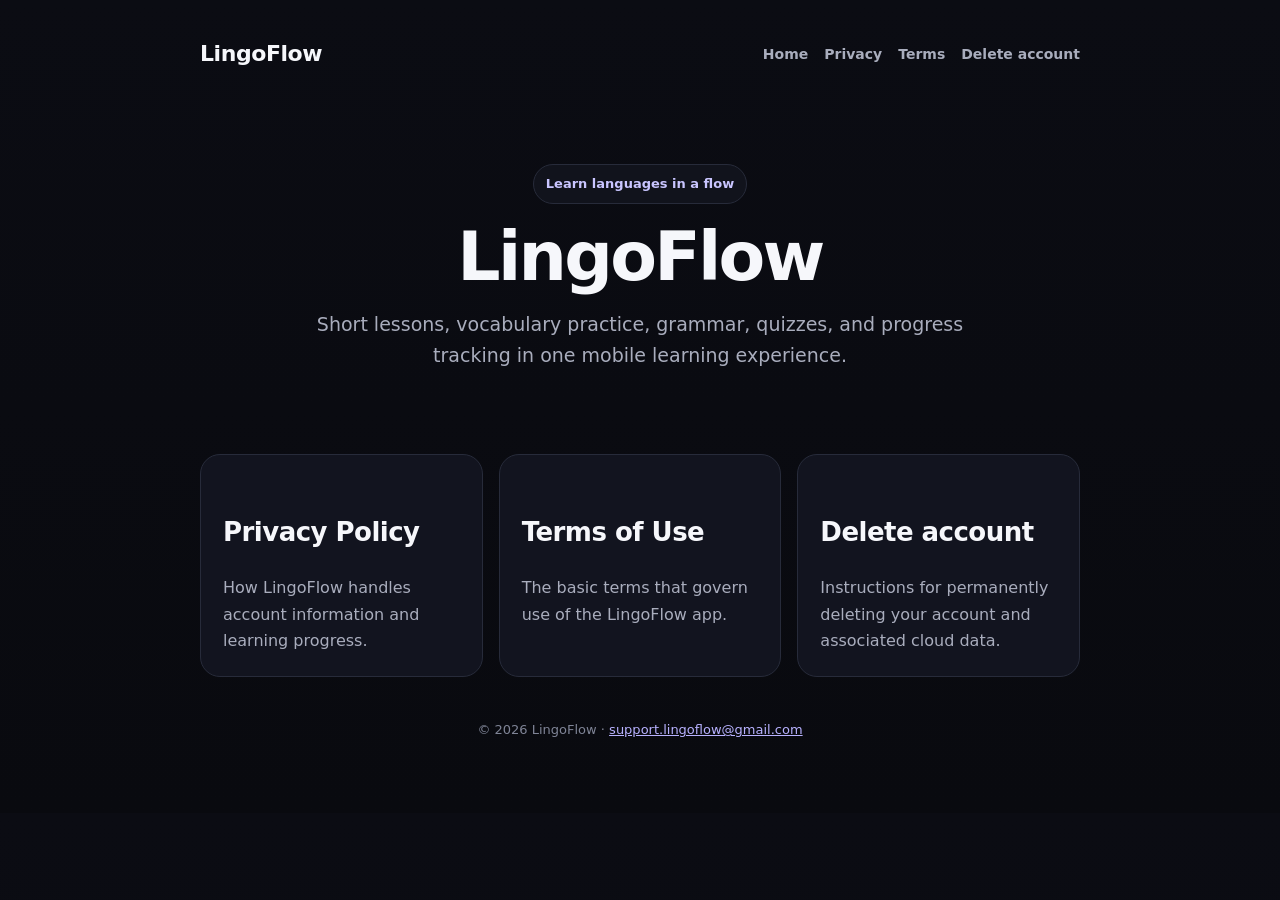
<file: index.html>
<!doctype html>
<html lang="en">
<head>
<meta charset="utf-8">
<meta name="viewport" content="width=device-width,initial-scale=1">
<title>LingoFlow</title>
<meta name="description" content="LingoFlow language learning app support and legal information.">
<link rel="stylesheet" href="styles.css">
</head>
<body><div class="wrap">

<nav class="nav">
  <div class="brand">LingoFlow</div>
  <div class="navlinks">
    <a href="index.html">Home</a>
    <a href="privacy.html">Privacy</a>
    <a href="terms.html">Terms</a>
    <a href="delete-account.html">Delete account</a>
  </div>
</nav>

<section class="hero">
  <span class="badge">Learn languages in a flow</span>
  <h1>LingoFlow</h1>
  <p class="lead">Short lessons, vocabulary practice, grammar, quizzes, and progress tracking in one mobile learning experience.</p>
</section>
<section class="grid">
  <a class="card" href="privacy.html"><h2>Privacy Policy</h2><p>How LingoFlow handles account information and learning progress.</p></a>
  <a class="card" href="terms.html"><h2>Terms of Use</h2><p>The basic terms that govern use of the LingoFlow app.</p></a>
  <a class="card" href="delete-account.html"><h2>Delete account</h2><p>Instructions for permanently deleting your account and associated cloud data.</p></a>
</section>

<footer class="footer">
  © 2026 LingoFlow · <a href="mailto:support.lingoflow@gmail.com">support.lingoflow@gmail.com</a>
</footer>

</div></body></html>
</file>
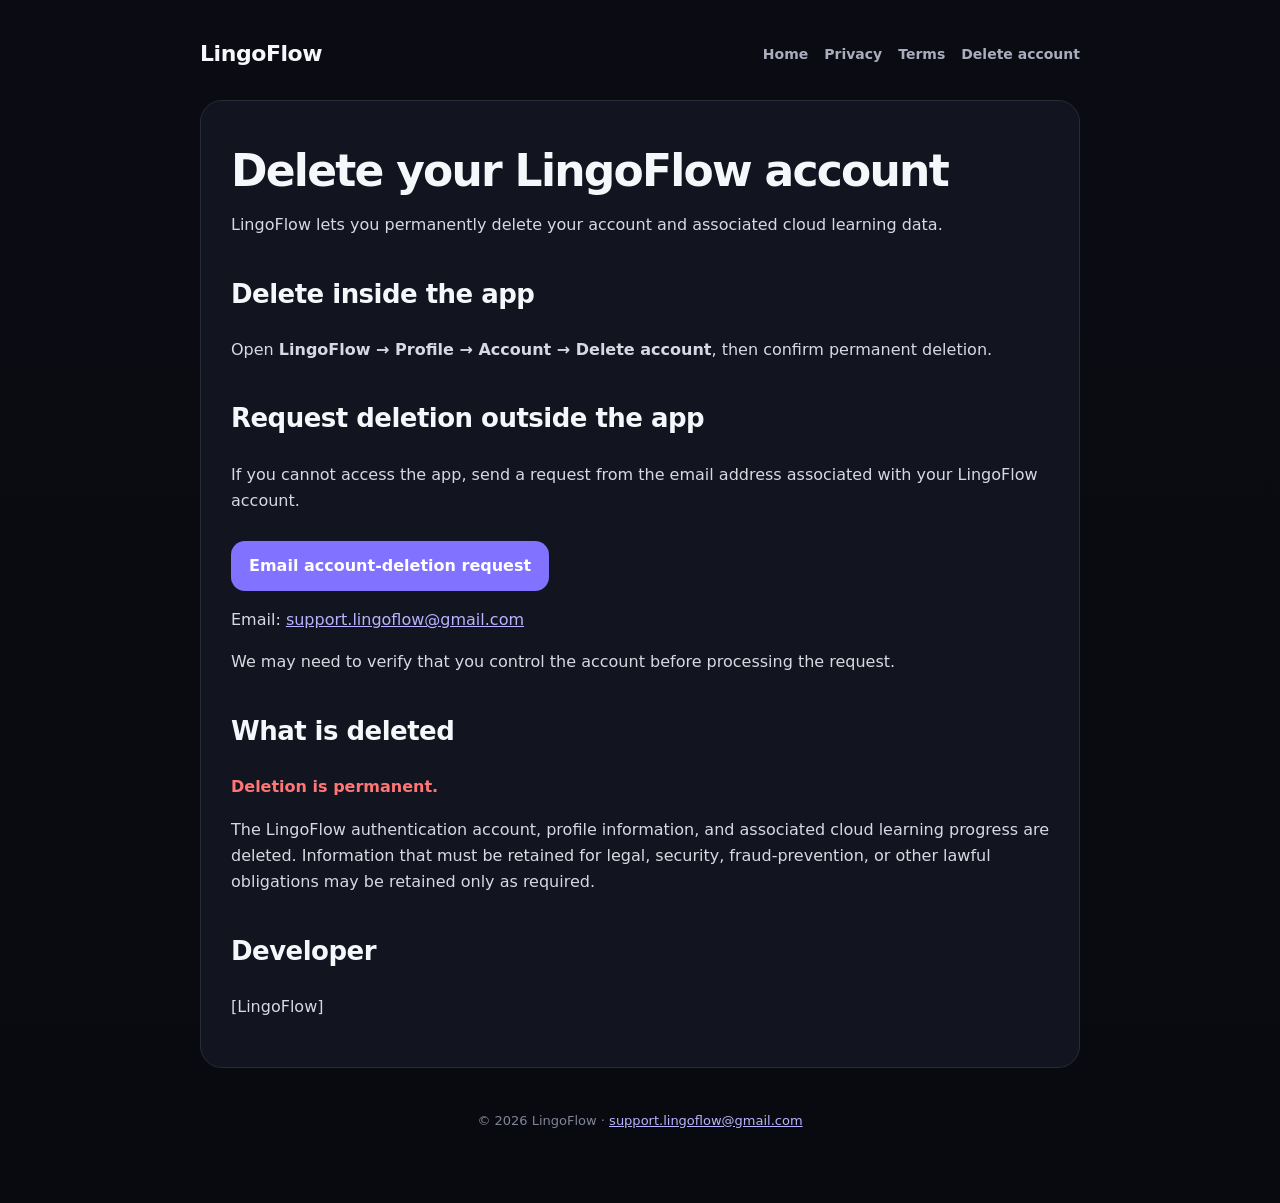
<file: delete-account.html>
<!doctype html>
<html lang="en">
<head>
<meta charset="utf-8"><meta name="viewport" content="width=device-width,initial-scale=1">
<title>Delete your LingoFlow account</title><link rel="stylesheet" href="styles.css">
</head>
<body><div class="wrap">

<nav class="nav">
  <div class="brand">LingoFlow</div>
  <div class="navlinks">
    <a href="index.html">Home</a>
    <a href="privacy.html">Privacy</a>
    <a href="terms.html">Terms</a>
    <a href="delete-account.html">Delete account</a>
  </div>
</nav>

<main class="content">
<h1 style="font-size:44px">Delete your LingoFlow account</h1>
<p>LingoFlow lets you permanently delete your account and associated cloud learning data.</p>

<h2>Delete inside the app</h2>
<p>Open <strong>LingoFlow → Profile → Account → Delete account</strong>, then confirm permanent deletion.</p>

<h2>Request deletion outside the app</h2>
<p>If you cannot access the app, send a request from the email address associated with your LingoFlow account.</p>
<a class="btn" href="mailto:support.lingoflow@gmail.com?subject=LingoFlow%20account%20deletion%20request">Email account-deletion request</a>
<p>Email: <a href="mailto:support.lingoflow@gmail.com">support.lingoflow@gmail.com</a></p>
<p>We may need to verify that you control the account before processing the request.</p>

<h2>What is deleted</h2>
<p class="danger">Deletion is permanent.</p>
<p>The LingoFlow authentication account, profile information, and associated cloud learning progress are deleted. Information that must be retained for legal, security, fraud-prevention, or other lawful obligations may be retained only as required.</p>

<h2>Developer</h2>
<p>[LingoFlow]</p>
</main>

<footer class="footer">
  © 2026 LingoFlow · <a href="mailto:support.lingoflow@gmail.com">support.lingoflow@gmail.com</a>
</footer>

</div></body></html>
</file>
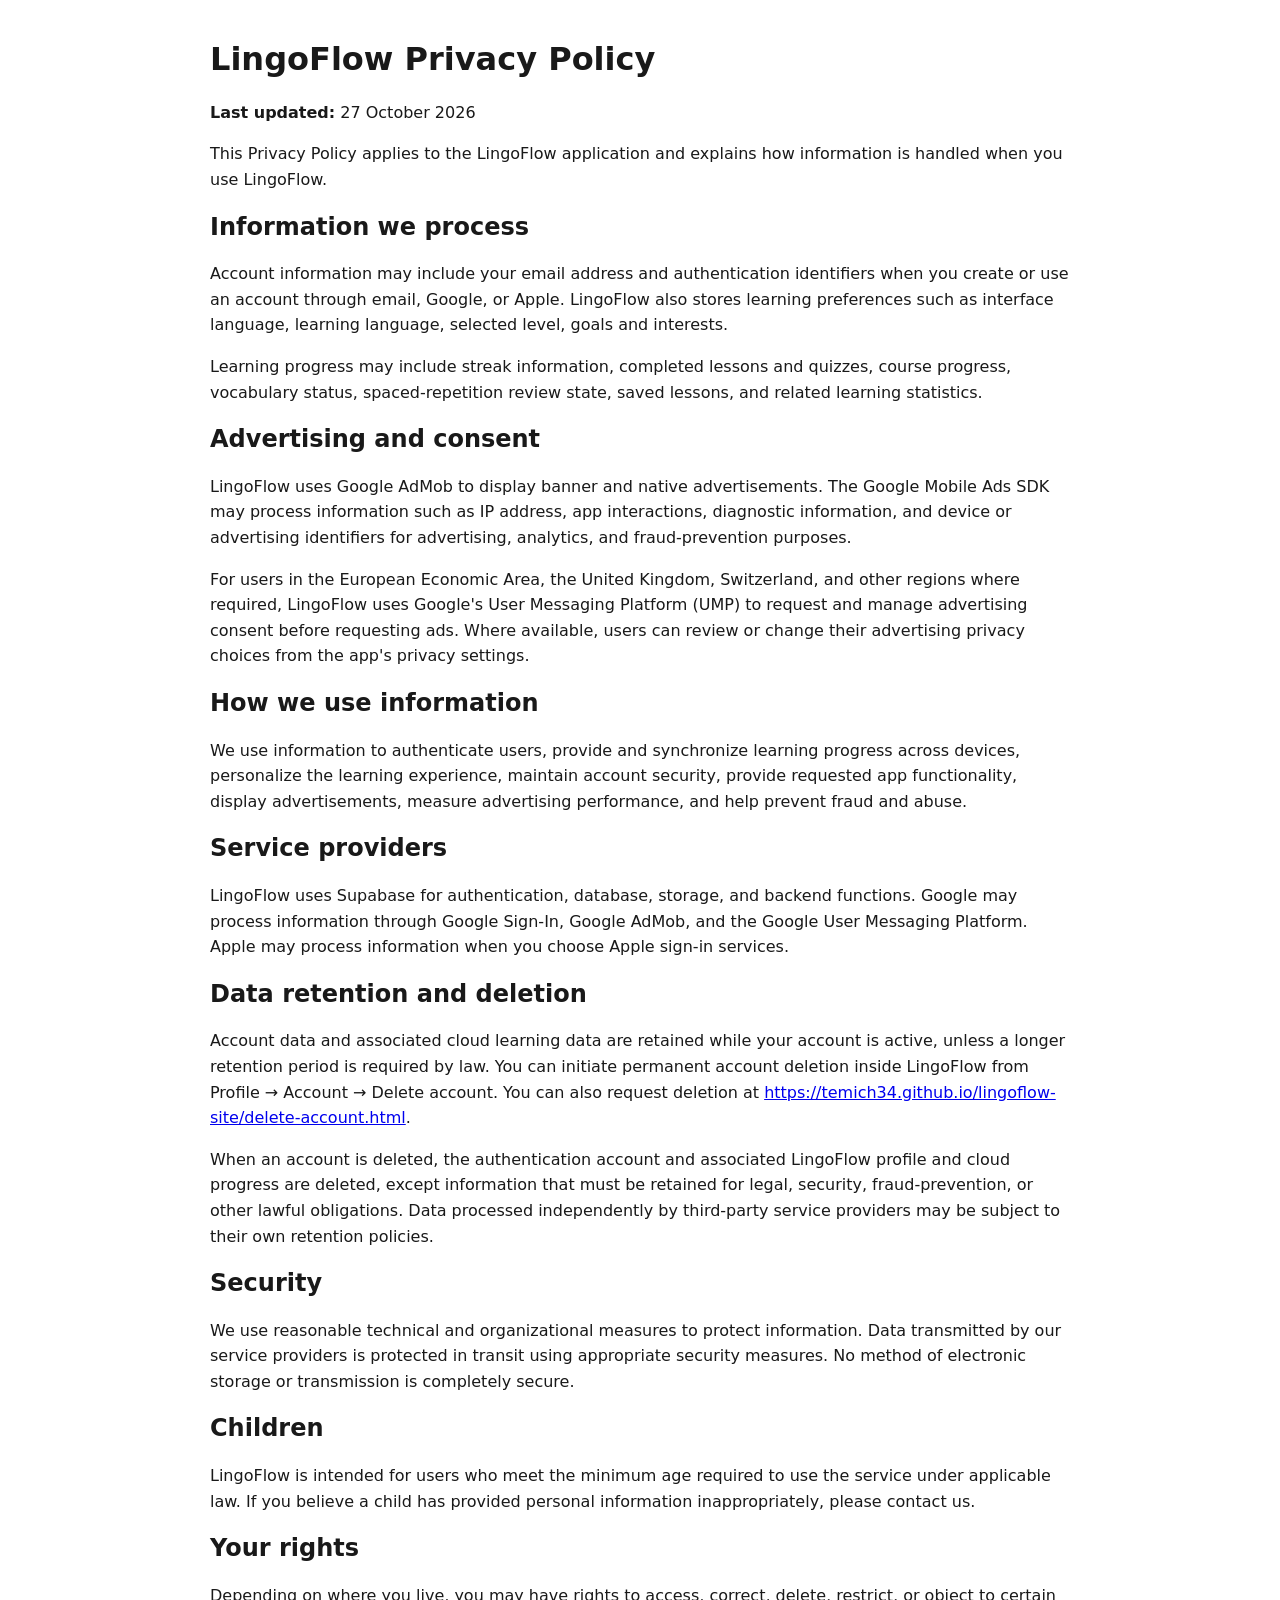
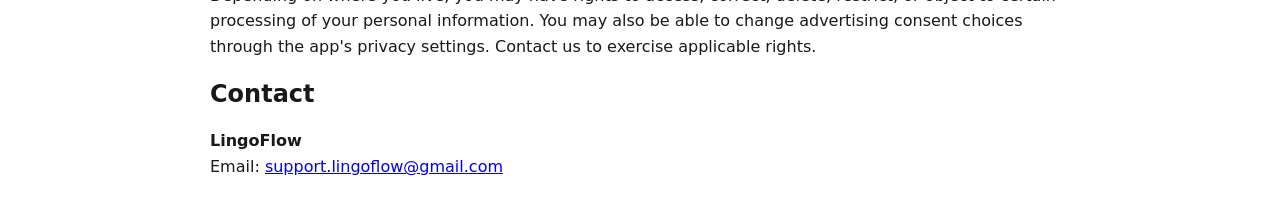
<file: privacy.html>
<!doctype html>
<html lang="en">
<head>
<meta charset="utf-8">
<meta name="viewport" content="width=device-width,initial-scale=1">
<title>LingoFlow Privacy Policy</title>
<style>
body{font-family:system-ui,sans-serif;max-width:860px;margin:40px auto;padding:0 20px;line-height:1.6;color:#191919}
h1,h2{line-height:1.2}
</style>
</head>
<body>
<h1>LingoFlow Privacy Policy</h1>
<p><strong>Last updated:</strong> 27 October 2026</p>

<p>This Privacy Policy applies to the LingoFlow application and explains how information is handled when you use LingoFlow.</p>

<h2>Information we process</h2>
<p>Account information may include your email address and authentication identifiers when you create or use an account through email, Google, or Apple. LingoFlow also stores learning preferences such as interface language, learning language, selected level, goals and interests.</p>
<p>Learning progress may include streak information, completed lessons and quizzes, course progress, vocabulary status, spaced-repetition review state, saved lessons, and related learning statistics.</p>

<h2>Advertising and consent</h2>
<p>LingoFlow uses Google AdMob to display banner and native advertisements. The Google Mobile Ads SDK may process information such as IP address, app interactions, diagnostic information, and device or advertising identifiers for advertising, analytics, and fraud-prevention purposes.</p>
<p>For users in the European Economic Area, the United Kingdom, Switzerland, and other regions where required, LingoFlow uses Google's User Messaging Platform (UMP) to request and manage advertising consent before requesting ads. Where available, users can review or change their advertising privacy choices from the app's privacy settings.</p>

<h2>How we use information</h2>
<p>We use information to authenticate users, provide and synchronize learning progress across devices, personalize the learning experience, maintain account security, provide requested app functionality, display advertisements, measure advertising performance, and help prevent fraud and abuse.</p>

<h2>Service providers</h2>
<p>LingoFlow uses Supabase for authentication, database, storage, and backend functions. Google may process information through Google Sign-In, Google AdMob, and the Google User Messaging Platform. Apple may process information when you choose Apple sign-in services.</p>

<h2>Data retention and deletion</h2>
<p>Account data and associated cloud learning data are retained while your account is active, unless a longer retention period is required by law. You can initiate permanent account deletion inside LingoFlow from Profile → Account → Delete account. You can also request deletion at <a href="https://temich34.github.io/lingoflow-site/delete-account.html">https://temich34.github.io/lingoflow-site/delete-account.html</a>.</p>
<p>When an account is deleted, the authentication account and associated LingoFlow profile and cloud progress are deleted, except information that must be retained for legal, security, fraud-prevention, or other lawful obligations. Data processed independently by third-party service providers may be subject to their own retention policies.</p>

<h2>Security</h2>
<p>We use reasonable technical and organizational measures to protect information. Data transmitted by our service providers is protected in transit using appropriate security measures. No method of electronic storage or transmission is completely secure.</p>

<h2>Children</h2>
<p>LingoFlow is intended for users who meet the minimum age required to use the service under applicable law. If you believe a child has provided personal information inappropriately, please contact us.</p>

<h2>Your rights</h2>
<p>Depending on where you live, you may have rights to access, correct, delete, restrict, or object to certain processing of your personal information. You may also be able to change advertising consent choices through the app's privacy settings. Contact us to exercise applicable rights.</p>

<h2>Contact</h2>
<p><strong>LingoFlow</strong><br>
Email: <a href="mailto:support.lingoflow@gmail.com">support.lingoflow@gmail.com</a></p>
</body>
</html>
</file>
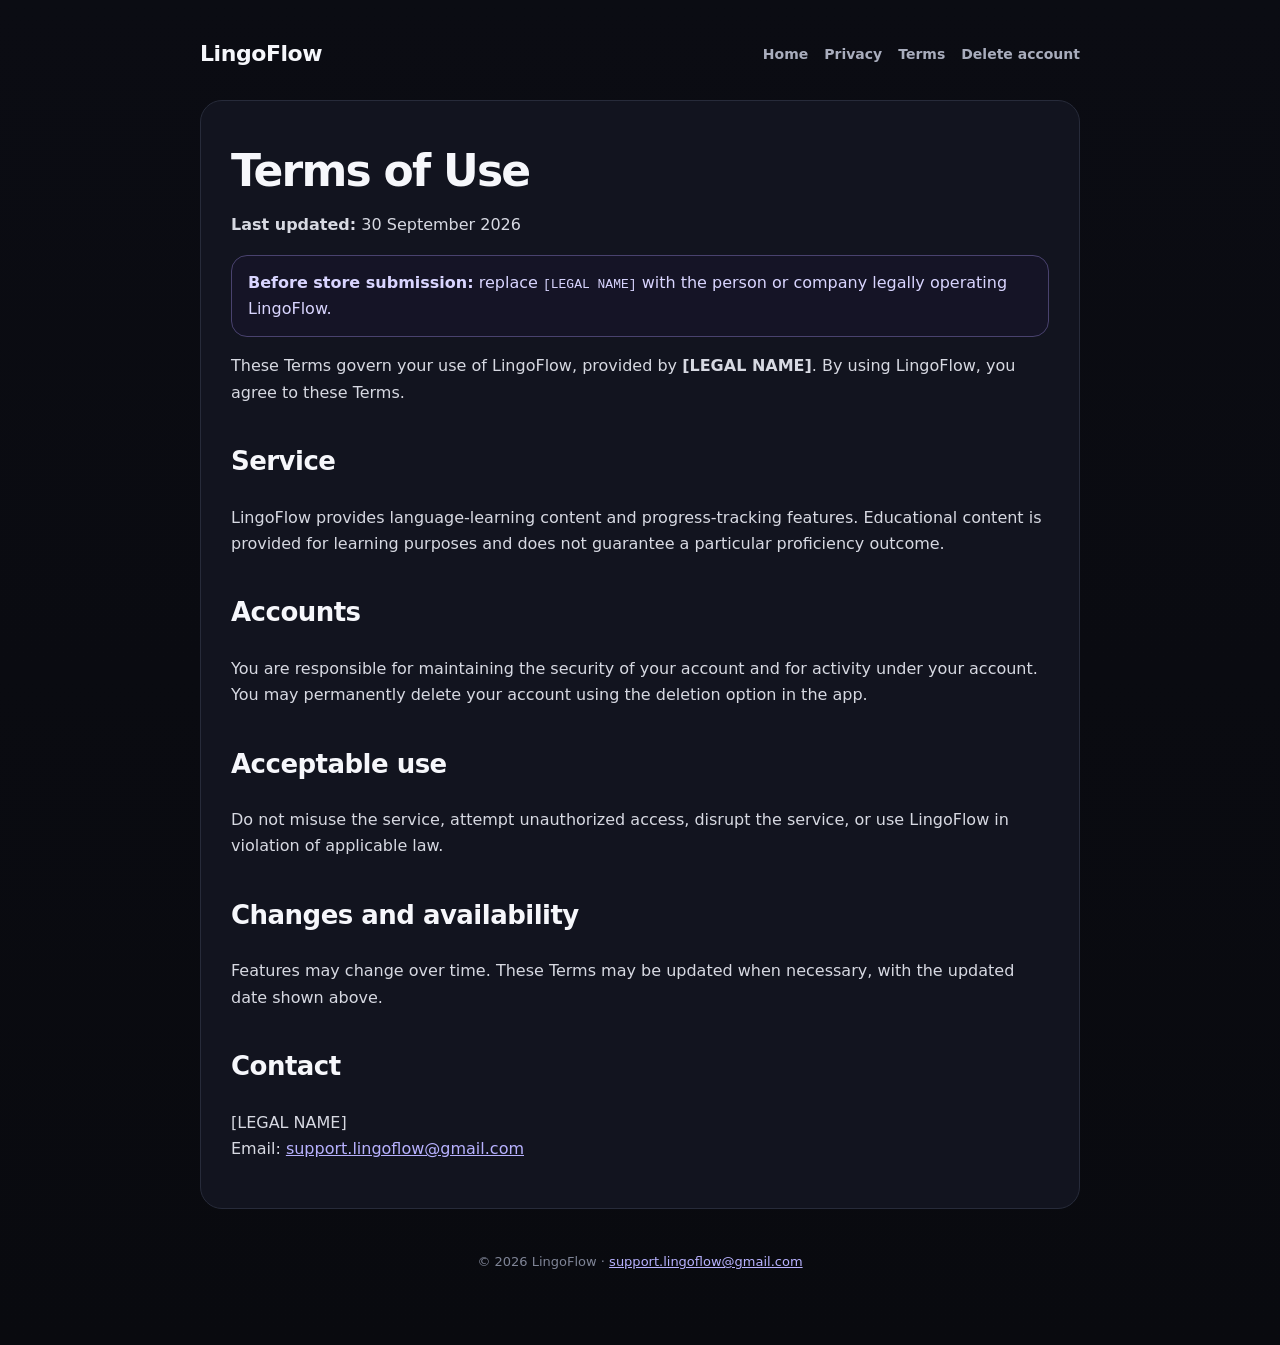
<file: terms.html>
<!doctype html>
<html lang="en">
<head>
<meta charset="utf-8"><meta name="viewport" content="width=device-width,initial-scale=1">
<title>LingoFlow Terms of Use</title><link rel="stylesheet" href="styles.css">
</head>
<body><div class="wrap">

<nav class="nav">
  <div class="brand">LingoFlow</div>
  <div class="navlinks">
    <a href="index.html">Home</a>
    <a href="privacy.html">Privacy</a>
    <a href="terms.html">Terms</a>
    <a href="delete-account.html">Delete account</a>
  </div>
</nav>

<main class="content">
<h1 style="font-size:44px">Terms of Use</h1>
<p><strong>Last updated:</strong> 30 September 2026</p>
<div class="notice"><strong>Before store submission:</strong> replace <code>[LEGAL NAME]</code> with the person or company legally operating LingoFlow.</div>

<p>These Terms govern your use of LingoFlow, provided by <strong>[LEGAL NAME]</strong>. By using LingoFlow, you agree to these Terms.</p>

<h2>Service</h2>
<p>LingoFlow provides language-learning content and progress-tracking features. Educational content is provided for learning purposes and does not guarantee a particular proficiency outcome.</p>

<h2>Accounts</h2>
<p>You are responsible for maintaining the security of your account and for activity under your account. You may permanently delete your account using the deletion option in the app.</p>

<h2>Acceptable use</h2>
<p>Do not misuse the service, attempt unauthorized access, disrupt the service, or use LingoFlow in violation of applicable law.</p>

<h2>Changes and availability</h2>
<p>Features may change over time. These Terms may be updated when necessary, with the updated date shown above.</p>

<h2>Contact</h2>
<p>[LEGAL NAME]<br>
Email: <a href="mailto:support.lingoflow@gmail.com">support.lingoflow@gmail.com</a></p>
</main>

<footer class="footer">
  © 2026 LingoFlow · <a href="mailto:support.lingoflow@gmail.com">support.lingoflow@gmail.com</a>
</footer>

</div></body></html>
</file>
<file: styles.css>
:root{
  --bg:#090a0f;
  --card:#141621;
  --text:#f6f7fb;
  --muted:#a9adbd;
  --line:#272b3a;
  --accent:#8173ff;
  --danger:#ff7676;
}
*{box-sizing:border-box}
html{scroll-behavior:smooth}
body{
  margin:0;
  font-family:Inter,system-ui,-apple-system,BlinkMacSystemFont,"Segoe UI",sans-serif;
  background:linear-gradient(180deg,#0b0c13 0%,#090a0f 100%);
  color:var(--text);
  line-height:1.65;
}
a{color:#b8b2ff}
.wrap{max-width:920px;margin:0 auto;padding:28px 20px 72px}
.nav{
  display:flex;align-items:center;justify-content:space-between;
  gap:16px;padding:8px 0 28px;
}
.brand{font-size:22px;font-weight:900;letter-spacing:-.02em}
.navlinks{display:flex;gap:16px;flex-wrap:wrap}
.navlinks a{text-decoration:none;color:var(--muted);font-weight:700;font-size:14px}
.hero{
  padding:64px 0 48px;
  text-align:center;
}
.badge{
  display:inline-block;padding:8px 12px;border:1px solid var(--line);
  border-radius:999px;color:#c9c5ff;background:#11131c;font-size:13px;font-weight:800
}
h1{font-size:clamp(38px,7vw,68px);line-height:1.02;margin:18px 0 18px;letter-spacing:-.04em}
h2{font-size:26px;margin-top:34px;letter-spacing:-.02em}
p{color:#d7d9e2}
.lead{font-size:19px;color:var(--muted);max-width:680px;margin:0 auto}
.grid{display:grid;grid-template-columns:repeat(3,1fr);gap:16px;margin-top:34px}
.card{
  display:block;text-decoration:none;color:var(--text);
  border:1px solid var(--line);background:rgba(20,22,33,.88);
  border-radius:20px;padding:22px;min-height:160px;
}
.card:hover{border-color:#4c4589}
.card p{color:var(--muted);margin-bottom:0}
.content{
  border:1px solid var(--line);background:rgba(20,22,33,.88);
  border-radius:22px;padding:30px;
}
.notice{
  border:1px solid #49426e;background:#151426;border-radius:16px;padding:14px 16px;
  color:#d9d5ff;
}
.danger{color:var(--danger);font-weight:800}
.footer{margin-top:42px;color:#7f8496;font-size:13px;text-align:center}
.btn{
  display:inline-block;text-decoration:none;background:var(--accent);color:white;
  padding:12px 18px;border-radius:14px;font-weight:800;margin-top:10px
}
@media(max-width:720px){
  .grid{grid-template-columns:1fr}
  .nav{align-items:flex-start;flex-direction:column}
  .content{padding:22px}
}
</file>
